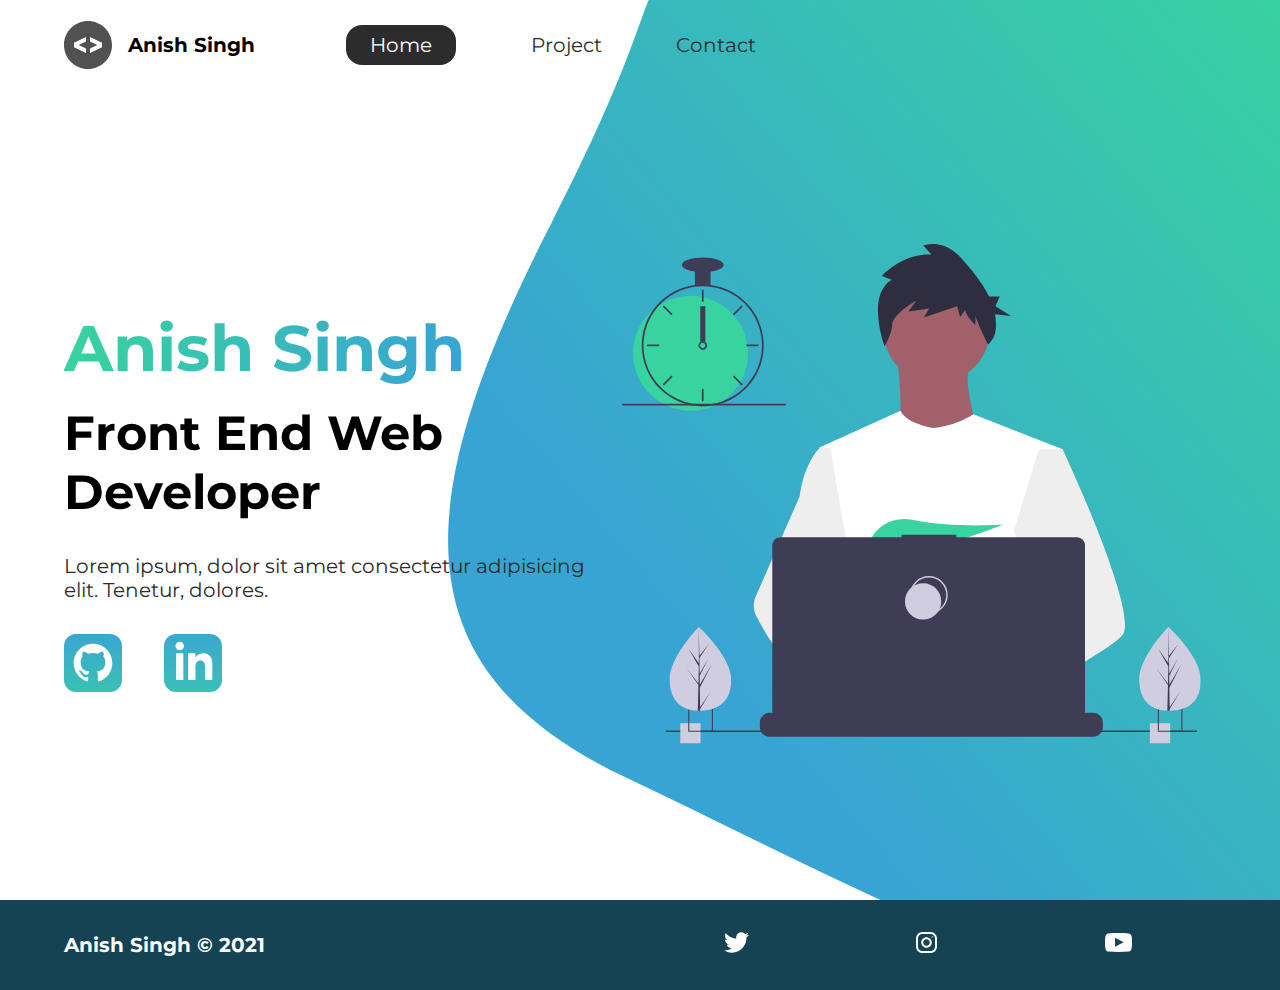
<file: index.html>
<!DOCTYPE html>
<html lang="en">
    <head>
        <meta charset="UTF-8">
        <meta name="viewport" content="width=device-width, initial-scale=1.0">
        <meta name="description" content="Anish Singh is a front-end web Developer">
        <meta name="robots" content="index,follow">
        <title>Anish Singh | Web Developer</title>
        <link rel="stylesheet" href="./styles/styles.css">
        <link href="https://fonts.googleapis.com/css2?family=Montserrat:wght@400;500&display=swap" rel="stylesheet">
      </head>
<body>
    <header class="main-head">
        <nav>
            <div class="logo">
                <img src="./Starter Files/icons/code.svg" alt="logos">
                <h1>Anish Singh</h1>
            </div>
            <ul>
                <li><a href="/" class="active">Home</a></li>
                <li><a  href="./project/">Project</a></li>
                <li><a href="./contact/">Contact</a></li>
            </ul>
        </nav>
    </header>
    <section class="intro">
        <div class="intro-text">
            <h2>Anish Singh</h2>
            <h3>Front End Web<br> Developer</h3>
            <p>Lorem ipsum, dolor sit amet consectetur adipisicing elit. Tenetur, dolores.</p>
            <div class="intro-social">
                <a href="#"><img src="./Starter Files/icons/github.svg" alt="github-social"></a>
                <a href="#"><img src="./Starter Files/icons/linked-in.svg" alt="linkedin-social"></a>
            </div> 
        </div>
        <div class="intro-images">
            <svg
            width="609"
            height="500"
            viewBox="0 0 799 690"
            fill="none"
            xmlns="http://www.w3.org/2000/svg"
          >
            <g id="undraw_dev_productivity_umsq (1) 1" clip-path="url(#clip0)">
              <path
                id="Vector"
                d="M516.92 624.636C516.92 624.636 512.16 626.266 504.42 628.576C487.31 633.706 455.65 642.216 428.82 643.916C405.72 645.396 386.2 641.836 382.63 626.766C381.1 620.286 383.27 614.956 388 610.576C402.12 597.486 439 592.796 468.25 591.186C476.51 590.736 484.15 590.526 490.51 590.446C501.31 590.306 508.39 590.526 508.39 590.526L508.56 591.186L516.92 624.636Z"
                fill="#A0616A"
              />
              <path
                id="Vector_2"
                d="M436.99 672.586C418.61 695.346 342.73 647.666 316.19 629.886C310.41 626.016 306.97 623.566 306.97 623.566L331.25 591.186L338.94 580.936C338.94 580.936 345.82 584.586 355.99 590.526C356.36 590.746 356.73 590.966 357.11 591.186C365.88 596.336 376.89 603.066 388 610.576C403.33 620.946 418.83 632.776 428.82 643.916C438.59 654.806 443.08 665.036 436.99 672.586Z"
                fill="#A0616A"
              />
              <g id="me">
                <path
                  id="Vector_3"
                  d="M434.672 191.952C475.283 191.607 507.926 158.406 507.582 117.795C507.237 77.1832 474.036 44.5403 433.425 44.8847C392.813 45.2291 360.17 78.4303 360.515 119.042C360.859 159.653 394.06 192.296 434.672 191.952Z"
                  fill="#A0616A"
                />
                <path
                  id="Vector_4"
                  d="M379.477 155.65C379.477 155.65 394.216 259.972 373.002 271.875C351.787 283.779 499.929 283.588 499.929 283.588C499.929 283.588 466.124 193.284 480.809 165.449L379.477 155.65Z"
                  fill="#A0616A"
                />
                <path
                  id="Vector_5"
                  d="M608.101 283.199L596.257 339.402L571.214 458.308L570.49 464.815L562.138 540.138L556.582 590.177L552.857 623.79C528.584 636.526 510.988 645.326 510.988 645.326C510.988 645.326 509.404 637.719 506.871 627.99C489.805 633.265 458.218 642.043 431.404 643.97C441.266 654.777 445.842 664.969 439.817 672.57C421.63 695.485 345.349 648.45 318.659 630.896C318.077 635.158 317.879 639.464 318.068 643.762L297.626 628.314L299.331 592.359L302.206 531.522L305.819 455.229C304.448 451.975 303.294 448.634 302.364 445.228C295.956 423.161 288.032 379.057 281.928 342.067C277.016 312.298 273.302 287.138 272.517 281.785C272.411 281.086 272.358 280.726 272.358 280.726L384.363 230.094C392.509 248.556 429.865 253.809 429.865 253.809C460.756 251.417 484.847 234.913 484.847 234.913L608.101 283.199Z"
                  fill="white"
                />
                <path
                  id="Vector_6"
                  d="M372.285 49.3811L358.49 43.9934C358.49 43.9934 386.969 12.1 426.99 14.513L415.635 2.22366C415.635 2.22366 443.04 -9.01799 468.283 19.6674C481.553 34.7467 496.908 52.4737 506.557 72.5077L521.281 72.3829L515.251 85.9663L536.874 99.3152L514.777 97.0719C516.155 104.471 516.421 112.034 515.566 119.511C514.683 126.991 510.928 133.835 505.094 138.598V138.598C505.094 138.598 487.743 103.449 487.696 97.9443L487.813 111.705C487.813 111.705 473.959 99.4371 473.889 91.1807L466.471 100.877L462.593 85.7717L416.475 101.301L423.87 88.8526L395.157 93.2246L406.278 77.9923C406.278 77.9923 373.932 96.1568 372.811 111.304C371.689 126.452 362.299 140.875 362.299 140.875C362.299 140.875 336.213 70.3294 372.285 49.3811Z"
                  fill="#2F2E41"
                />
                <path
                  id="Vector_7"
                  d="M690.215 540.422C682.794 548.605 664.338 560.992 641.951 574.422C633.623 579.413 624.757 584.559 615.71 589.676C594.122 601.889 571.514 614.001 552.857 623.79C528.584 636.526 510.988 645.326 510.988 645.326C510.988 645.326 509.403 637.719 506.871 627.99C503.48 614.968 498.397 598.141 493.184 590.715C493.002 590.456 492.82 590.218 492.638 589.979C491.121 588.022 489.601 586.885 488.112 586.897L562.138 540.138L594.127 519.926L570.489 464.814L540.842 395.683L557.908 339.727L575.062 283.479L608.101 283.199C608.101 283.199 619.243 306.985 633.514 340.166C635.647 345.128 637.851 350.299 640.096 355.64C669.469 425.394 706.176 522.836 690.215 540.422Z"
                  fill="#EEEEEE"
                />
                <path
                  id="Vector_8"
                  d="M358.123 591.2C355.41 591.212 352.702 591.456 350.029 591.928C327.074 596.073 320.47 616.94 318.659 630.896C318.077 635.158 317.879 639.464 318.068 643.761L297.626 628.314L290.178 622.687C272.316 616.628 256.353 605.733 242.483 592.84C230.449 581.456 219.634 568.849 210.213 555.223C200.831 541.793 192.448 527.692 185.134 513.034C183.094 508.943 181.977 504.454 181.864 499.884C181.751 495.314 182.644 490.775 184.48 486.588L209.154 430.327L245.218 348.098C245.471 346.146 245.752 344.237 246.059 342.371C252.995 300.511 272.367 281.786 272.367 281.786L287.286 281.659L297.778 341.932L310.813 416.815L302.364 445.227L282.839 510.845L302.205 531.522L358.123 591.2Z"
                  fill="#EEEEEE"
                />
              </g>
              <path
                id="Vector_9"
                d="M372.877 415.806L385.631 430.686C390.37 429.783 395.319 428.721 400.416 427.529L396.752 415.806L405.71 426.256C459.707 412.975 526.637 387.155 526.637 387.155C526.637 387.155 454.379 392.453 400.428 380.666C376.558 375.451 351.998 387.284 342.202 409.668C336.508 422.679 337.403 433.951 357.596 433.951C364.419 433.835 371.223 433.195 377.949 432.037L372.877 415.806Z"
                fill="#38D39F"
              />
              <path
                id="Vector_10"
                d="M663.65 660.386V666.456C663.654 668.122 663.345 669.774 662.74 671.326C662.472 672.018 662.147 672.687 661.77 673.326C660.578 675.326 658.887 676.983 656.862 678.133C654.838 679.283 652.549 679.887 650.22 679.886H203.67C201.342 679.887 199.053 679.283 197.028 678.133C195.003 676.983 193.312 675.326 192.12 673.326C191.743 672.687 191.419 672.018 191.15 671.326C190.546 669.774 190.237 668.122 190.24 666.456V660.386C190.24 658.622 190.587 656.876 191.262 655.246C191.936 653.616 192.926 652.136 194.173 650.888C195.42 649.641 196.901 648.652 198.53 647.977C200.16 647.302 201.906 646.955 203.67 646.956H229.41V644.126C229.41 644.052 229.425 643.979 229.453 643.911C229.481 643.843 229.522 643.782 229.574 643.73C229.626 643.678 229.688 643.636 229.756 643.608C229.824 643.58 229.897 643.566 229.97 643.566H243.4C243.474 643.566 243.547 643.58 243.615 643.608C243.683 643.636 243.745 643.678 243.797 643.73C243.849 643.782 243.89 643.843 243.918 643.911C243.946 643.979 243.96 644.052 243.96 644.126V646.956H252.35V644.126C252.35 644.052 252.365 643.979 252.393 643.911C252.421 643.843 252.462 643.782 252.514 643.73C252.566 643.678 252.628 643.636 252.696 643.608C252.764 643.58 252.837 643.566 252.91 643.566H266.34C266.414 643.566 266.487 643.58 266.555 643.608C266.623 643.636 266.684 643.678 266.736 643.73C266.789 643.782 266.83 643.843 266.858 643.911C266.886 643.979 266.9 644.052 266.9 644.126V646.956H275.3V644.126C275.3 644.052 275.315 643.979 275.343 643.911C275.371 643.843 275.412 643.782 275.464 643.73C275.516 643.678 275.578 643.636 275.646 643.608C275.714 643.58 275.787 643.566 275.86 643.566H289.29C289.364 643.566 289.437 643.58 289.505 643.608C289.573 643.636 289.634 643.678 289.686 643.73C289.739 643.782 289.78 643.843 289.808 643.911C289.836 643.979 289.85 644.052 289.85 644.126V646.956H298.24V644.126C298.24 644.052 298.255 643.979 298.283 643.911C298.311 643.843 298.352 643.782 298.404 643.73C298.456 643.678 298.518 643.636 298.586 643.608C298.654 643.58 298.727 643.566 298.8 643.566H312.23C312.304 643.566 312.377 643.58 312.445 643.608C312.513 643.636 312.574 643.678 312.626 643.73C312.678 643.782 312.72 643.843 312.748 643.911C312.776 643.979 312.79 644.052 312.79 644.126V646.956H321.18V644.126C321.18 644.052 321.194 643.979 321.223 643.911C321.251 643.843 321.292 643.782 321.344 643.73C321.396 643.678 321.458 643.636 321.526 643.608C321.594 643.58 321.667 643.566 321.74 643.566H335.17C335.244 643.566 335.317 643.58 335.385 643.608C335.453 643.636 335.514 643.678 335.566 643.73C335.618 643.782 335.66 643.843 335.688 643.911C335.716 643.979 335.73 644.052 335.73 644.126V646.956H344.13V644.126C344.13 644.052 344.145 643.979 344.173 643.911C344.201 643.843 344.242 643.782 344.294 643.73C344.346 643.678 344.408 643.636 344.476 643.608C344.544 643.58 344.617 643.566 344.69 643.566H358.12C358.194 643.566 358.267 643.58 358.335 643.608C358.403 643.636 358.464 643.678 358.516 643.73C358.569 643.782 358.61 643.843 358.638 643.911C358.666 643.979 358.68 644.052 358.68 644.126V646.956H367.07V644.126C367.07 644.052 367.085 643.979 367.113 643.911C367.141 643.843 367.182 643.782 367.234 643.73C367.286 643.678 367.348 643.636 367.416 643.608C367.484 643.58 367.557 643.566 367.63 643.566H472.83C472.904 643.566 472.977 643.58 473.045 643.608C473.113 643.636 473.174 643.678 473.227 643.73C473.279 643.782 473.32 643.843 473.348 643.911C473.376 643.979 473.39 644.052 473.39 644.126V646.956H481.79V644.126C481.79 644.052 481.804 643.979 481.833 643.911C481.861 643.843 481.902 643.782 481.954 643.73C482.006 643.678 482.068 643.636 482.136 643.608C482.204 643.58 482.277 643.566 482.35 643.566H495.78C495.928 643.567 496.07 643.627 496.175 643.732C496.279 643.836 496.339 643.978 496.34 644.126V646.956H504.73V644.126C504.73 644.052 504.745 643.979 504.773 643.911C504.801 643.843 504.842 643.782 504.894 643.73C504.946 643.678 505.008 643.636 505.076 643.608C505.144 643.58 505.217 643.566 505.29 643.566H518.72C518.794 643.566 518.867 643.58 518.935 643.608C519.003 643.636 519.065 643.678 519.117 643.73C519.169 643.782 519.21 643.843 519.238 643.911C519.266 643.979 519.28 644.052 519.28 644.126V646.956H527.67V644.126C527.67 644.052 527.685 643.979 527.713 643.911C527.741 643.843 527.782 643.782 527.834 643.73C527.886 643.678 527.948 643.636 528.016 643.608C528.084 643.58 528.157 643.566 528.23 643.566H541.66C541.734 643.566 541.807 643.58 541.875 643.608C541.943 643.636 542.005 643.678 542.057 643.73C542.109 643.782 542.15 643.843 542.178 643.911C542.206 643.979 542.22 644.052 542.22 644.126V646.956H550.62V644.126C550.62 644.052 550.635 643.979 550.663 643.911C550.691 643.843 550.732 643.782 550.784 643.73C550.836 643.678 550.898 643.636 550.966 643.608C551.034 643.58 551.107 643.566 551.18 643.566H564.61C564.757 643.568 564.898 643.628 565.001 643.733C565.104 643.837 565.161 643.979 565.16 644.126V646.956H573.56V644.126C573.56 644.052 573.575 643.979 573.603 643.911C573.631 643.843 573.672 643.782 573.724 643.73C573.776 643.678 573.838 643.636 573.906 643.608C573.974 643.58 574.047 643.566 574.12 643.566H587.55C587.624 643.566 587.697 643.58 587.765 643.608C587.833 643.636 587.895 643.678 587.947 643.73C587.999 643.782 588.04 643.843 588.068 643.911C588.096 643.979 588.11 644.052 588.11 644.126V646.956H596.5V644.126C596.5 644.052 596.515 643.979 596.543 643.911C596.571 643.843 596.612 643.782 596.664 643.73C596.716 643.678 596.778 643.636 596.846 643.608C596.914 643.58 596.987 643.566 597.06 643.566H610.49C610.564 643.566 610.637 643.58 610.705 643.608C610.773 643.636 610.835 643.678 610.887 643.73C610.939 643.782 610.98 643.843 611.008 643.911C611.036 643.979 611.05 644.052 611.05 644.126V646.956H650.22C651.984 646.955 653.731 647.302 655.36 647.977C656.99 648.652 658.471 649.641 659.718 650.888C660.965 652.136 661.954 653.616 662.629 655.246C663.304 656.876 663.651 658.622 663.65 660.386Z"
                fill="#3F3D56"
              />
              <path
                id="Vector_11"
                d="M793.5 671.326H60.5V673.326H793.5V671.326Z"
                fill="#3F3D56"
              />
              <path
                id="Vector_12"
                d="M627.694 404.757H461.251V401.326H385.78V404.757H218.651C215.665 404.757 212.801 405.943 210.69 408.054C208.578 410.166 207.392 413.029 207.392 416.015V643.927C207.392 646.913 208.578 649.776 210.69 651.888C212.801 653.999 215.665 655.185 218.651 655.185H627.694C630.68 655.185 633.544 653.999 635.655 651.888C637.767 649.776 638.953 646.913 638.953 643.927V416.015C638.953 414.537 638.662 413.073 638.096 411.707C637.53 410.341 636.701 409.1 635.655 408.054C634.61 407.009 633.369 406.18 632.003 405.614C630.637 405.048 629.173 404.757 627.694 404.757Z"
                fill="#3F3D56"
              />
              <path
                id="Vector_13"
                d="M423.5 509.326C437.307 509.326 448.5 498.133 448.5 484.326C448.5 470.519 437.307 459.326 423.5 459.326C409.693 459.326 398.5 470.519 398.5 484.326C398.5 498.133 409.693 509.326 423.5 509.326Z"
                stroke="#D0CDE1"
                stroke-width="2"
                stroke-miterlimit="10"
              />
              <path
                id="Vector_14"
                d="M415.5 518.326C429.307 518.326 440.5 507.133 440.5 493.326C440.5 479.519 429.307 468.326 415.5 468.326C401.693 468.326 390.5 479.519 390.5 493.326C390.5 507.133 401.693 518.326 415.5 518.326Z"
                fill="#D0CDE1"
              />
              <path
                id="Vector_15"
                d="M108.446 661.223H80.4463V689.223H108.446V661.223Z"
                fill="#D0CDE1"
              />
              <path
                id="Vector_16"
                d="M91.4502 639.223V673.223H125.45V639.223H91.4502ZM123.97 671.743H92.9202V640.703H123.97V671.743Z"
                fill="#3F3D56"
              />
              <path
                id="Vector_17"
                d="M756.446 661.223H728.446V689.223H756.446V661.223Z"
                fill="#D0CDE1"
              />
              <path
                id="Vector_18"
                d="M739.45 639.223V673.223H773.45V639.223H739.45ZM771.97 671.743H740.92V640.703H771.97V671.743Z"
                fill="#3F3D56"
              />
              <path
                id="Vector_19"
                d="M94.5802 230.113C138.399 230.113 173.921 194.592 173.921 150.773C173.921 106.955 138.399 71.4326 94.5802 71.4326C50.7617 71.4326 15.2397 106.955 15.2397 150.773C15.2397 194.592 50.7617 230.113 94.5802 230.113Z"
                fill="#38D39F"
              />
              <path
                id="Vector_20"
                d="M122.229 56.4899C115.045 55.5763 107.774 55.5763 100.59 56.4899C84.586 58.5913 69.5203 65.2398 57.181 75.6465C44.8417 86.0532 35.7467 99.7813 30.9754 115.202C28.8053 122.229 27.5764 129.514 27.3208 136.864C27.2848 137.886 27.2607 138.92 27.2607 139.954C27.283 162.264 36.1559 183.655 51.932 199.431C67.7082 215.207 89.0989 224.08 111.41 224.103C113.201 224.103 114.992 224.042 116.759 223.934C120.907 223.674 125.03 223.103 129.093 222.227C148.495 218.055 165.798 207.161 177.947 191.468C190.095 175.776 196.308 156.295 195.487 136.467C194.665 116.638 186.863 97.738 173.459 83.1039C160.054 68.4698 141.909 59.0435 122.229 56.4899H122.229ZM137.748 217.347H137.736C130.959 219.659 123.905 221.062 116.759 221.518C114.992 221.638 113.201 221.698 111.41 221.698C89.7377 221.672 68.961 213.051 53.6367 197.727C38.3123 182.402 29.6914 161.626 29.6649 139.954C29.6649 138.92 29.689 137.886 29.725 136.864C30.5514 115.744 39.5156 95.7617 54.7411 81.1008C69.9666 66.44 90.273 58.237 111.41 58.2089C130.776 58.21 149.513 65.0865 164.283 77.6131C179.052 90.1398 188.895 107.503 192.057 126.61C195.219 145.716 191.496 165.325 181.55 181.942C171.604 198.559 156.081 211.106 137.748 217.347H137.748Z"
                fill="#3F3D56"
              />
              <path
                id="Vector_21"
                d="M112.612 63.0176H110.208V79.8474H112.612V63.0176Z"
                fill="#3F3D56"
              />
              <path
                id="Vector_22"
                d="M57.8578 84.7018L56.1577 86.4019L68.0582 98.3023L69.7582 96.6022L57.8578 84.7018Z"
                fill="#3F3D56"
              />
              <path
                id="Vector_23"
                d="M34.4736 138.751V141.156H51.3034V138.751H34.4736Z"
                fill="#3F3D56"
              />
              <path
                id="Vector_24"
                d="M56.1578 193.506L57.8579 195.206L69.7584 183.306L68.0583 181.606L56.1578 193.506Z"
                fill="#3F3D56"
              />
              <path
                id="Vector_25"
                d="M153.062 96.6022L154.762 98.3022L166.662 86.4018L164.962 84.7017L153.062 96.6022Z"
                fill="#3F3D56"
              />
              <path
                id="Vector_26"
                d="M171.516 138.751V141.156H188.346V138.751H171.516Z"
                fill="#3F3D56"
              />
              <path
                id="Vector_27"
                d="M154.762 181.605L153.062 183.305L164.962 195.206L166.662 193.506L154.762 181.605Z"
                fill="#3F3D56"
              />
              <path
                id="Vector_28"
                d="M112.612 200.06H110.208V216.89H112.612V200.06Z"
                fill="#3F3D56"
              />
              <path
                id="Vector_29"
                d="M115.016 135.145C113.976 134.365 112.711 133.943 111.41 133.943C110.11 133.943 108.844 134.365 107.804 135.145C107.091 135.686 106.505 136.375 106.085 137.165C105.552 138.181 105.322 139.329 105.421 140.473C105.52 141.616 105.944 142.707 106.644 143.617C107.343 144.527 108.288 145.218 109.368 145.608C110.447 145.997 111.616 146.07 112.735 145.817C113.855 145.564 114.878 144.996 115.685 144.179C116.492 143.363 117.048 142.333 117.288 141.21C117.528 140.088 117.441 138.92 117.039 137.846C116.636 136.771 115.935 135.834 115.017 135.145H115.016ZM111.41 143.56C110.454 143.557 109.539 143.176 108.863 142.501C108.187 141.825 107.807 140.909 107.804 139.954C107.808 139.224 108.03 138.513 108.441 137.91C108.793 137.4 109.271 136.989 109.828 136.718C110.386 136.446 111.004 136.323 111.623 136.361C112.241 136.398 112.84 136.594 113.361 136.931C113.881 137.267 114.307 137.732 114.595 138.281C114.883 138.83 115.025 139.444 115.007 140.063C114.989 140.683 114.811 141.287 114.491 141.818C114.17 142.349 113.719 142.788 113.179 143.093C112.639 143.398 112.03 143.559 111.41 143.56V143.56Z"
                fill="#3F3D56"
              />
              <path
                id="Vector_30"
                d="M122.229 35.3687H100.591V57.007H122.229V35.3687Z"
                fill="#3F3D56"
              />
              <path
                id="Vector_31"
                d="M111.41 38.9748C127.344 38.9748 140.261 34.4 140.261 28.7567C140.261 23.1134 127.344 18.5386 111.41 18.5386C95.4757 18.5386 82.5586 23.1134 82.5586 28.7567C82.5586 34.4 95.4757 38.9748 111.41 38.9748Z"
                fill="#3F3D56"
              />
              <path id="clock-arrow" d="M115 86H108V135H115V86Z" fill="#3F3D56" />
              <path
                id="Vector_32"
                d="M226 220.44H0V222.844H226V220.44Z"
                fill="#3F3D56"
              />
              <g id="plant-left">
                <path
                  id="Vector_33"
                  d="M150.594 599.754C151.527 631.704 132.858 643.413 109.43 644.097C108.886 644.113 108.344 644.123 107.805 644.126C106.719 644.135 105.643 644.117 104.577 644.072C83.3891 643.193 66.6172 631.945 65.7495 602.232C64.8515 571.482 103.018 531.529 105.882 528.574L105.887 528.571C105.996 528.458 106.052 528.402 106.052 528.402C106.052 528.402 149.661 567.807 150.594 599.754Z"
                  fill="#D0CDE1"
                />
                <path
                  id="Vector_34"
                  d="M107.744 639.255L122.626 617.124L107.774 641.636L107.805 644.126C106.719 644.135 105.643 644.117 104.577 644.072L105.315 612.06L105.295 611.813L105.322 611.766L105.393 608.741L89.0952 585.078L105.374 606.477L105.432 607.116L105.989 582.93L91.9122 558.397L106.029 578.681L105.882 528.574L105.882 528.407L105.887 528.571L106.821 568.062L119.651 552.021L106.863 571.464L107.143 593.098L118.949 571.984L107.187 596.279L107.343 608.308L124.512 578.897L107.395 612.505L107.744 639.255Z"
                  fill="#3F3D56"
                />
              </g>
              <g id="plant-right">
                <path
                  id="Vector_35"
                  d="M798.594 599.754C799.527 631.704 780.858 643.413 757.43 644.097C756.886 644.113 756.344 644.123 755.805 644.126C754.719 644.135 753.643 644.117 752.577 644.072C731.389 643.193 714.617 631.945 713.749 602.232C712.851 571.482 751.018 531.529 753.882 528.574L753.887 528.571C753.996 528.458 754.052 528.402 754.052 528.402C754.052 528.402 797.661 567.807 798.594 599.754Z"
                  fill="#D0CDE1"
                />
                <path
                  id="Vector_36"
                  d="M755.744 639.255L770.626 617.124L755.774 641.636L755.805 644.126C754.719 644.135 753.643 644.117 752.577 644.072L753.315 612.06L753.295 611.813L753.323 611.766L753.393 608.741L737.095 585.078L753.374 606.477L753.432 607.116L753.989 582.93L739.912 558.397L754.029 578.681L753.882 528.574L753.882 528.407L753.887 528.571L754.821 568.062L767.651 552.021L754.864 571.464L755.143 593.098L766.949 571.984L755.187 596.279L755.343 608.308L772.512 578.897L755.395 612.505L755.744 639.255Z"
                  fill="#3F3D56"
                />
              </g>
            </g>
            <defs>
              <clipPath id="clip0">
                <rect width="798.627" height="689.223" fill="white" />
              </clipPath>
            </defs>
          </svg>
          <img src="./Starter Files/img/splash.svg" alt="" class="splash">
        </div>
    </section>
    <footer>
      <h3>Anish Singh &copy; 2021</h3>
      <ul>
          <li><a href="#"><img src="./Starter Files/icons/twitter 1.svg" alt="twitter-social"></a></li>
          <li><a href="#"><img src="./Starter Files/icons/instagram 1.svg" alt="instagram-social"></a></li>
          <li><a href="#"><img src="./Starter Files/icons/youtube-symbol 1.svg" alt="youtube-social"></a></li>
      </ul>
  </footer>
</body>
</html>
</file>
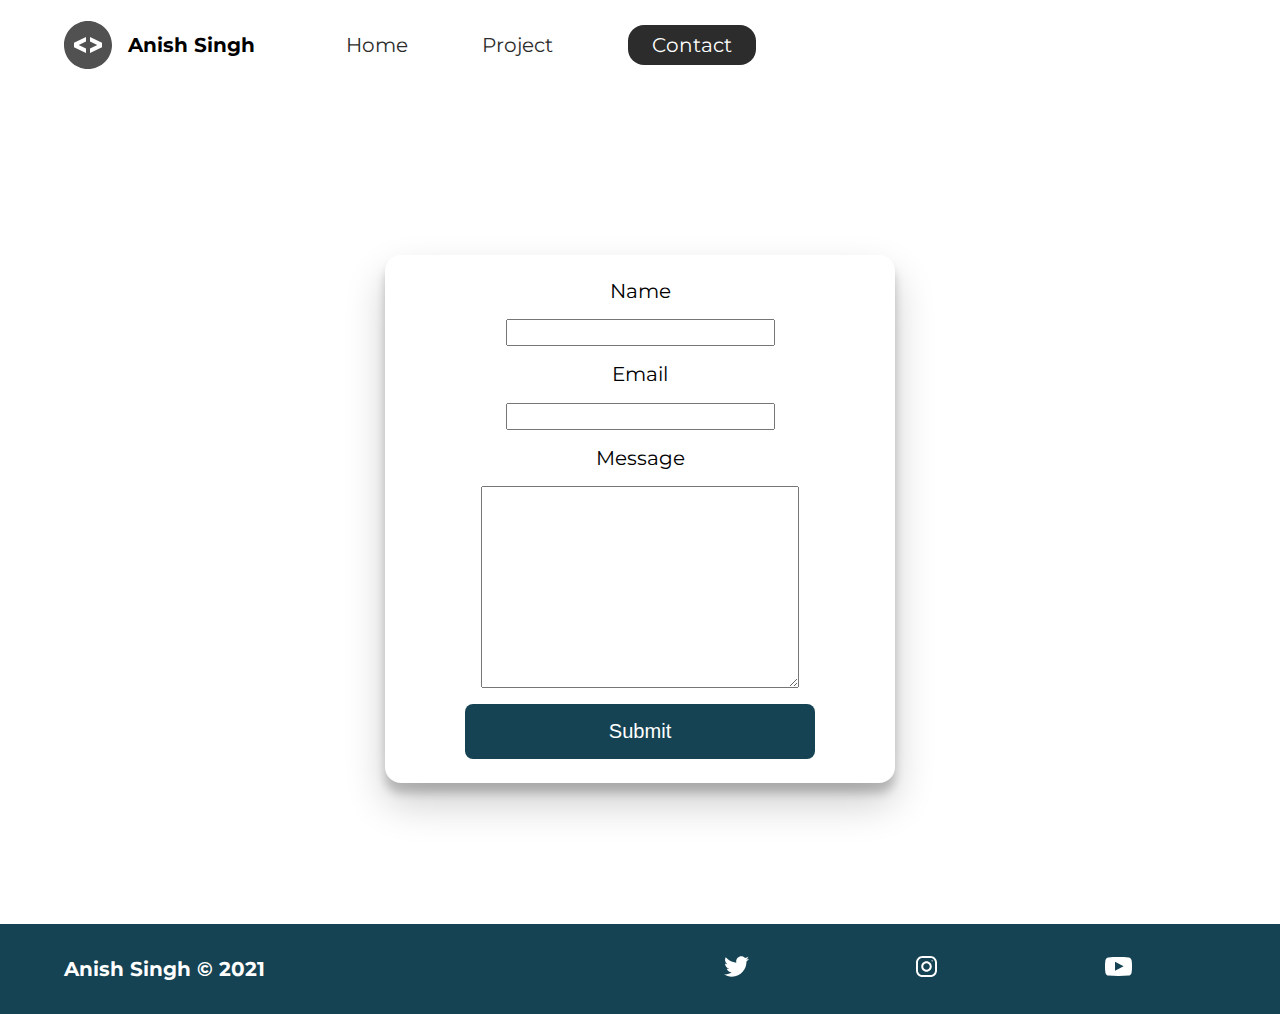
<file: contact/index.html>
<!DOCTYPE html>
<html lang="en">
    <head>
        <meta charset="UTF-8">
        <meta name="viewport" content="width=device-width, initial-scale=1.0">
        <meta name="description" content="Anish Singh is a front-end web Developer">
        <meta name="robots" content="index,follow">
        <title>Anish Singh | Web Developer</title>
        <link rel="stylesheet" href="../styles/styles.css">
        <link href="https://fonts.googleapis.com/css2?family=Montserrat:wght@400;500&display=swap" rel="stylesheet">
      </head>
<body>
    <header class="main-head">
        <nav>
            <div class="logo">
                <img src="../Starter Files/icons/code.svg" alt="logos">
                <h1>Anish Singh</h1>
            </div>
            <ul>
                <li><a href="../index.html">Home</a></li>
                <li><a href="../project/index.html">Project</a></li>
                <li><a class="active" href="./index.html">Contact</a></li>
            </ul>
        </nav>
    </header>
    <section class="form-section">
        <form>
          <label for="name">Name</label>
          <input type="text" name="name" id="name" required> 
          <label for='email'>Email</label>
          <input type="email" name="email" id="email" required>
          <label for="message">Message</label>
          <textarea name="message" id="message" cols="30" rows="10"></textarea>
          <button type="submit">Submit</button>
        </form>
    </section>
        <footer>
            <h3>Anish Singh &copy; 2021</h3>
            <ul>
                <li><a href="#"><img src="../Starter Files/icons/twitter 1.svg" alt="twitter-social"></a></li>
                <li><a href="#"><img src="../Starter Files/icons/instagram 1.svg" alt="instagram-social"></a></li>
                <li><a href="#"><img src="../Starter Files/icons/youtube-symbol 1.svg" alt="youtube-social"></a></li>
            </ul>
        </footer>
</body>
</html>
</file>
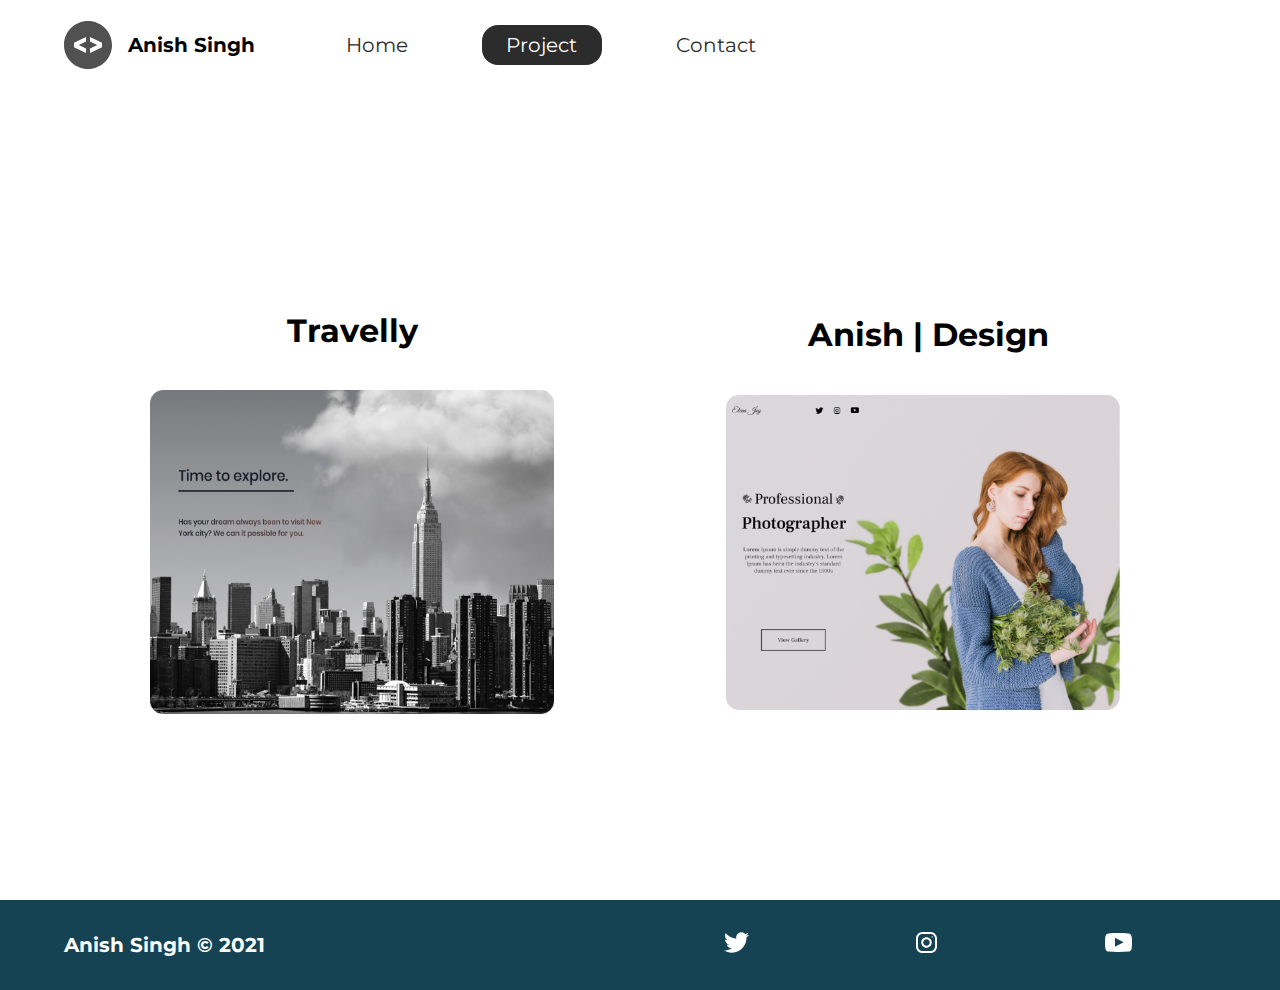
<file: project/index.html>
<!DOCTYPE html>
<html lang="en">
    <head>
        <meta charset="UTF-8">
        <meta name="viewport" content="width=device-width, initial-scale=1.0">
        <meta name="description" content="Anish Singh is a front-end web Developer">
        <meta name="robots" content="index,follow">
        <title>Anish Singh | Web Developer</title>
        <link rel="stylesheet" href="../styles/styles.css">
        <link href="https://fonts.googleapis.com/css2?family=Montserrat:wght@400;500&display=swap" rel="stylesheet">
      </head>
<body>
    <header class="main-head">
        <nav>
            <div class="logo">
                <img src="../Starter Files/icons/code.svg" alt="logos">
                <h1>Anish Singh</h1>
            </div>
            <ul>
                <li><a href="../index.html">Home</a></li>
                <li><a class="active" href="./index.html">Project</a></li>
                <li><a href="../contact/index.html">Contact</a></li>
            </ul>
        </nav>
    </header>
    <section class="projects">
        <div class="travelly">
            <h2>Travelly</h2>
            <a href="https://anishsingh15.github.io/trial/"><img src="../Starter Files/img/travelly.jpg" alt="traveely-project"></a>
        </div><div class="elena">
            <h2>Anish | Design</h2>
            <a href="https://anishsingh15.github.io/trial2/"><img src="../Starter Files/img/elena-joy.jpg" alt="elena-project"></a>
        </div>
    </section>
    <footer>
        <h3>Anish Singh &copy; 2021</h3>
        <ul>
            <li><a href="#"><img src="../Starter Files/icons/twitter 1.svg" alt="twitter-social"></a></li>
            <li><a href="#"><img src="../Starter Files/icons/instagram 1.svg" alt="instagram-social"></a></li>
            <li><a href="#"><img src="../Starter Files/icons/youtube-symbol 1.svg" alt="youtube-social"></a></li>
        </ul>
    </footer>
</body>
</html>
</file>
<file: styles/styles.css>
* {
  margin: 0;
  padding: 0;
  -webkit-box-sizing: border-box;
          box-sizing: border-box;
}

body {
  font-family: 'Montserrat', sans-serif;
}

html {
  font-size: 50.2%;
}

h1 {
  font-size: 2.5rem;
}

li,
button,
label,
input,
a,
p {
  font-size: 2.5rem;
}

h2 {
  font-size: 4rem;
}

h3 {
  font-size: 2.5rem;
}

h4,
h5 {
  font-size: 4rem;
}

ul {
  list-style: none;
}

a {
  text-decoration: none;
  color: #2c2c2c;
}

.main-head {
  width: 95%;
  margin: 0 0 0 auto;
}

nav {
  display: -webkit-box;
  display: -ms-flexbox;
  display: flex;
  -webkit-box-pack: justify;
      -ms-flex-pack: justify;
          justify-content: space-between;
  -webkit-box-align: center;
      -ms-flex-align: center;
          align-items: center;
  -webkit-box-orient: horizontal;
  -webkit-box-direction: normal;
      -ms-flex-direction: row;
          flex-direction: row;
  min-height: 10vh;
  width: 60%;
  -ms-flex-wrap: wrap;
      flex-wrap: wrap;
}

nav .logo {
  display: -webkit-box;
  display: -ms-flexbox;
  display: flex;
  -webkit-box-pack: start;
      -ms-flex-pack: start;
          justify-content: flex-start;
  -webkit-box-align: center;
      -ms-flex-align: center;
          align-items: center;
  -webkit-box-orient: horizontal;
  -webkit-box-direction: normal;
      -ms-flex-direction: row;
          flex-direction: row;
  -webkit-box-flex: 1;
      -ms-flex: 1 1 10rem;
          flex: 1 1 10rem;
}

nav h1 {
  margin: 2rem;
}

nav ul {
  display: -webkit-box;
  display: -ms-flexbox;
  display: flex;
  -ms-flex-pack: distribute;
      justify-content: space-around;
  -webkit-box-align: center;
      -ms-flex-align: center;
          align-items: center;
  -webkit-box-orient: horizontal;
  -webkit-box-direction: normal;
      -ms-flex-direction: row;
          flex-direction: row;
  -webkit-box-flex: 1;
      -ms-flex: 1 1 40rem;
          flex: 1 1 40rem;
}

.intro {
  min-height: 90vh;
  width: 90%;
  margin: auto;
  -ms-flex-wrap: wrap;
      flex-wrap: wrap;
  display: -webkit-box;
  display: -ms-flexbox;
  display: flex;
  -webkit-box-pack: justify;
      -ms-flex-pack: justify;
          justify-content: space-between;
  -webkit-box-align: center;
      -ms-flex-align: center;
          align-items: center;
  -webkit-box-orient: horizontal;
  -webkit-box-direction: normal;
      -ms-flex-direction: row;
          flex-direction: row;
}

.intro h2 {
  font-size: 8rem;
  padding-top: 2rem;
  background: -webkit-gradient(linear, left top, right top, from(#38d39f), to(#38a4d3));
  background: linear-gradient(left, #38d39f, #38a4d3);
  -webkit-background-clip: text;
  -webkit-text-fill-color: transparent;
  display: inline-block;
}

.intro h3 {
  font-size: 6rem;
  padding: 2rem 0rem;
}

.intro p {
  padding-top: 2rem;
  color: #2c2c2c;
}

.splash {
  position: absolute;
  top: 0%;
  right: 0%;
  height: 100%;
  z-index: -1;
}

.intro-social {
  margin-top: 4rem;
}

.intro-social a {
  margin-right: 5rem;
}

.active {
  background: #2c2c2c;
  color: white;
  padding: 1rem 3rem;
  border-radius: 2rem;
}

.intro-text, .intro-images {
  -webkit-box-flex: 1;
      -ms-flex: 1 1 40rem;
          flex: 1 1 40rem;
}

#plant-left {
  -webkit-animation: plant 1.4s ease infinite alternate;
          animation: plant 1.4s ease infinite alternate;
}

#plant-right {
  -webkit-animation: plant 1.4s ease infinite alternate 0.5s;
          animation: plant 1.4s ease infinite alternate 0.5s;
}

#me {
  -webkit-animation: me 1s ease infinite alternate;
          animation: me 1s ease infinite alternate;
  -webkit-transform-origin: bottom;
          transform-origin: bottom;
}

@-webkit-keyframes me {
  from {
    -webkit-transform: rotate(-5deg);
            transform: rotate(-5deg);
  }
  to {
    -webkit-transform: rotate(5deg);
            transform: rotate(5deg);
  }
}

@keyframes me {
  from {
    -webkit-transform: rotate(-5deg);
            transform: rotate(-5deg);
  }
  to {
    -webkit-transform: rotate(5deg);
            transform: rotate(5deg);
  }
}

#clock-arrow {
  -webkit-animation: clock 1.5s linear infinite;
          animation: clock 1.5s linear infinite;
  transform-box: fill-box;
  -webkit-transform-origin: bottom;
          transform-origin: bottom;
}

@-webkit-keyframes plant {
  from {
    -webkit-transform: translateY(0%);
            transform: translateY(0%);
  }
  to {
    -webkit-transform: translateY(-30%);
            transform: translateY(-30%);
  }
}

@keyframes plant {
  from {
    -webkit-transform: translateY(0%);
            transform: translateY(0%);
  }
  to {
    -webkit-transform: translateY(-30%);
            transform: translateY(-30%);
  }
}

@-webkit-keyframes clock {
  from {
    -webkit-transform: rotatez(0deg);
            transform: rotatez(0deg);
  }
  to {
    -webkit-transform: rotatez(360deg);
            transform: rotatez(360deg);
  }
}

@keyframes clock {
  from {
    -webkit-transform: rotatez(0deg);
            transform: rotatez(0deg);
  }
  to {
    -webkit-transform: rotatez(360deg);
            transform: rotatez(360deg);
  }
}

.projects {
  width: 90%;
  margin: auto;
  min-height: 90vh;
  display: -webkit-box;
  display: -ms-flexbox;
  display: flex;
  -webkit-box-pack: justify;
      -ms-flex-pack: justify;
          justify-content: space-between;
  -webkit-box-align: center;
      -ms-flex-align: center;
          align-items: center;
  -webkit-box-orient: horizontal;
  -webkit-box-direction: normal;
      -ms-flex-direction: row;
          flex-direction: row;
  text-align: center;
  -ms-flex-wrap: wrap;
      flex-wrap: wrap;
}

.projects h2 {
  margin: 5rem;
}

.travelly, .elena {
  -webkit-box-flex: 1;
      -ms-flex: 1 1 40rem;
          flex: 1 1 40rem;
}

.travelly img, .elena img {
  width: 70%;
}

.form-section {
  min-height: 90vh;
  display: -webkit-box;
  display: -ms-flexbox;
  display: flex;
  -webkit-box-pack: center;
      -ms-flex-pack: center;
          justify-content: center;
  -webkit-box-align: center;
      -ms-flex-align: center;
          align-items: center;
  -webkit-box-orient: horizontal;
  -webkit-box-direction: normal;
      -ms-flex-direction: row;
          flex-direction: row;
  margin-top: 3rem;
}

.form-section form {
  padding: 3rem 10rem;
  -webkit-box-shadow: 0px 10px 10px rgba(0, 0, 0, 0.2), 0px 20px 40px rgba(0, 0, 0, 0.2);
          box-shadow: 0px 10px 10px rgba(0, 0, 0, 0.2), 0px 20px 40px rgba(0, 0, 0, 0.2);
  display: -webkit-box;
  display: -ms-flexbox;
  display: flex;
  -webkit-box-pack: center;
      -ms-flex-pack: center;
          justify-content: center;
  -webkit-box-align: center;
      -ms-flex-align: center;
          align-items: center;
  -webkit-box-orient: vertical;
  -webkit-box-direction: normal;
      -ms-flex-direction: column;
          flex-direction: column;
  border-radius: 2rem;
}

.form-section form input, .form-section form textarea {
  margin: 2rem;
}

.form-section form input:focus, .form-section form textarea:focus {
  outline: 2px solid black;
}

.form-section form textarea {
  font-family: "Montserrat",sans-serif;
  font-size: 2rem;
}

.form-section form button {
  width: 100%;
  padding: 2rem;
  background: #154353;
  color: white;
  border: none;
  border-radius: 1rem;
}

.form-section form button:focus {
  background: #33696b;
}

footer {
  background: #154353;
  min-height: 10vh;
  padding: 0% 5%;
  color: white;
  display: -webkit-box;
  display: -ms-flexbox;
  display: flex;
  -webkit-box-pack: start;
      -ms-flex-pack: start;
          justify-content: flex-start;
  -webkit-box-align: center;
      -ms-flex-align: center;
          align-items: center;
  -webkit-box-orient: horizontal;
  -webkit-box-direction: normal;
      -ms-flex-direction: row;
          flex-direction: row;
}

footer ul {
  -webkit-box-flex: 1;
      -ms-flex: 1 1 40rem;
          flex: 1 1 40rem;
  display: -webkit-box;
  display: -ms-flexbox;
  display: flex;
  -ms-flex-pack: distribute;
      justify-content: space-around;
  -webkit-box-align: center;
      -ms-flex-align: center;
          align-items: center;
  -webkit-box-orient: horizontal;
  -webkit-box-direction: normal;
      -ms-flex-direction: row;
          flex-direction: row;
}

footer h3 {
  -webkit-box-flex: 1;
      -ms-flex: 1 1 40rem;
          flex: 1 1 40rem;
}

@media screen and (max-width: 1034px) {
  html {
    font-size: 44.5%;
  }
  .splash {
    display: none;
  }
  svg {
    width: 80%;
  }
  nav {
    width: 100%;
  }
}

@media screen and (max-width: 428px) {
  html {
    font-size: 40%;
  }
  svg {
    height: 50%;
  }
  .main-head {
    width: 100%;
  }
  nav .logo {
    display: -webkit-box;
    display: -ms-flexbox;
    display: flex;
    -webkit-box-pack: center;
        -ms-flex-pack: center;
            justify-content: center;
    -webkit-box-align: center;
        -ms-flex-align: center;
            align-items: center;
    -webkit-box-orient: vertical;
    -webkit-box-direction: normal;
        -ms-flex-direction: column;
            flex-direction: column;
    -webkit-box-flex: 1;
        -ms-flex: 1 1 20rem;
            flex: 1 1 20rem;
    margin-top: 2rem;
  }
  nav ul {
    -webkit-box-flex: 1;
        -ms-flex: 1 1 60rem;
            flex: 1 1 60rem;
    margin: 2rem 0rem;
  }
  .intro-text {
    margin-top: 5rem;
    text-align: center;
  }
  .intro-images {
    text-align: center;
  }
  .intro-social {
    display: -webkit-box;
    display: -ms-flexbox;
    display: flex;
    -webkit-box-pack: center;
        -ms-flex-pack: center;
            justify-content: center;
    -webkit-box-align: center;
        -ms-flex-align: center;
            align-items: center;
    -webkit-box-orient: horizontal;
    -webkit-box-direction: normal;
        -ms-flex-direction: row;
            flex-direction: row;
  }
  .intro-social a {
    margin: 2rem;
  }
  .elena img, .travelly img {
    width: 100%;
    height: 100%;
    display: -webkit-box;
    display: -ms-flexbox;
    display: flex;
    -webkit-box-pack: center;
        -ms-flex-pack: center;
            justify-content: center;
    -webkit-box-align: center;
        -ms-flex-align: center;
            align-items: center;
    -webkit-box-orient: vertical;
    -webkit-box-direction: normal;
        -ms-flex-direction: column;
            flex-direction: column;
  }
  form {
    padding: 0rem;
    width: 100%;
  }
  .elena img {
    padding-bottom: 2.3rem;
  }
}
/*# sourceMappingURL=styles.css.map */
</file>
